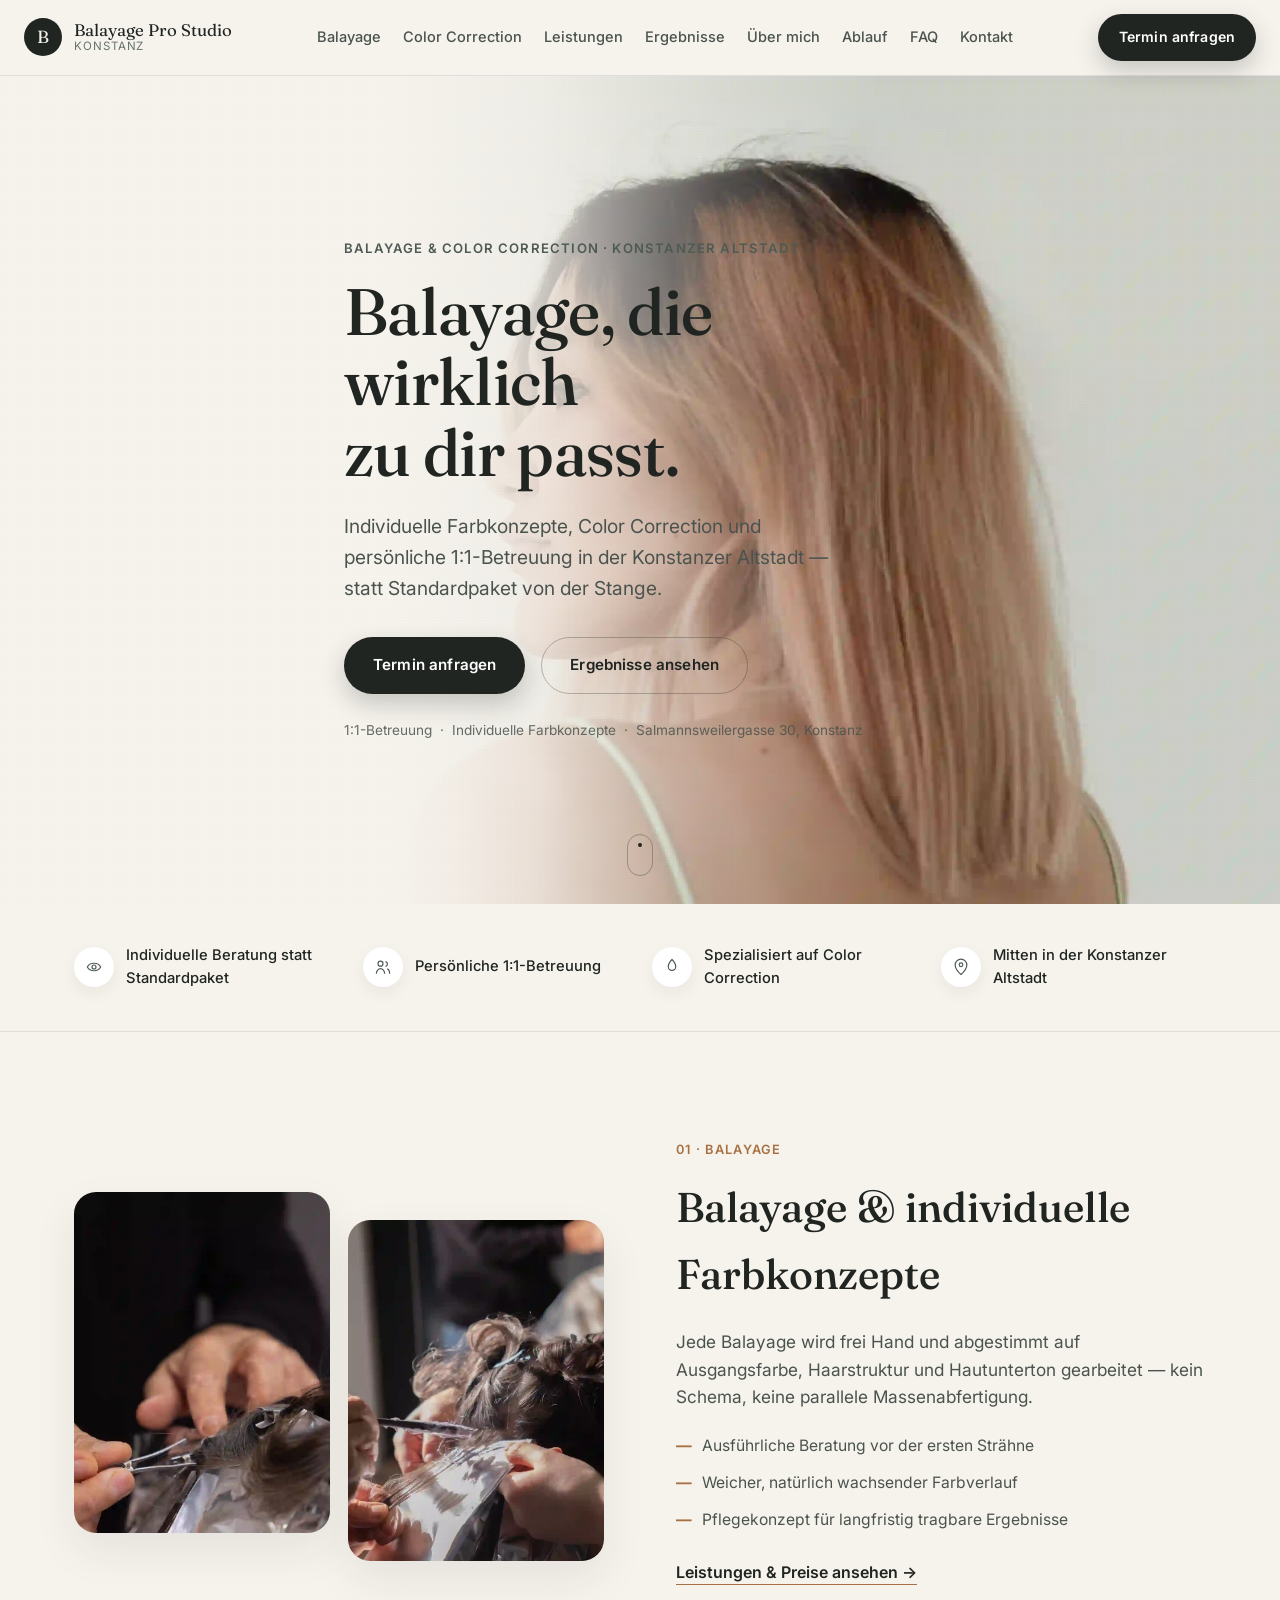
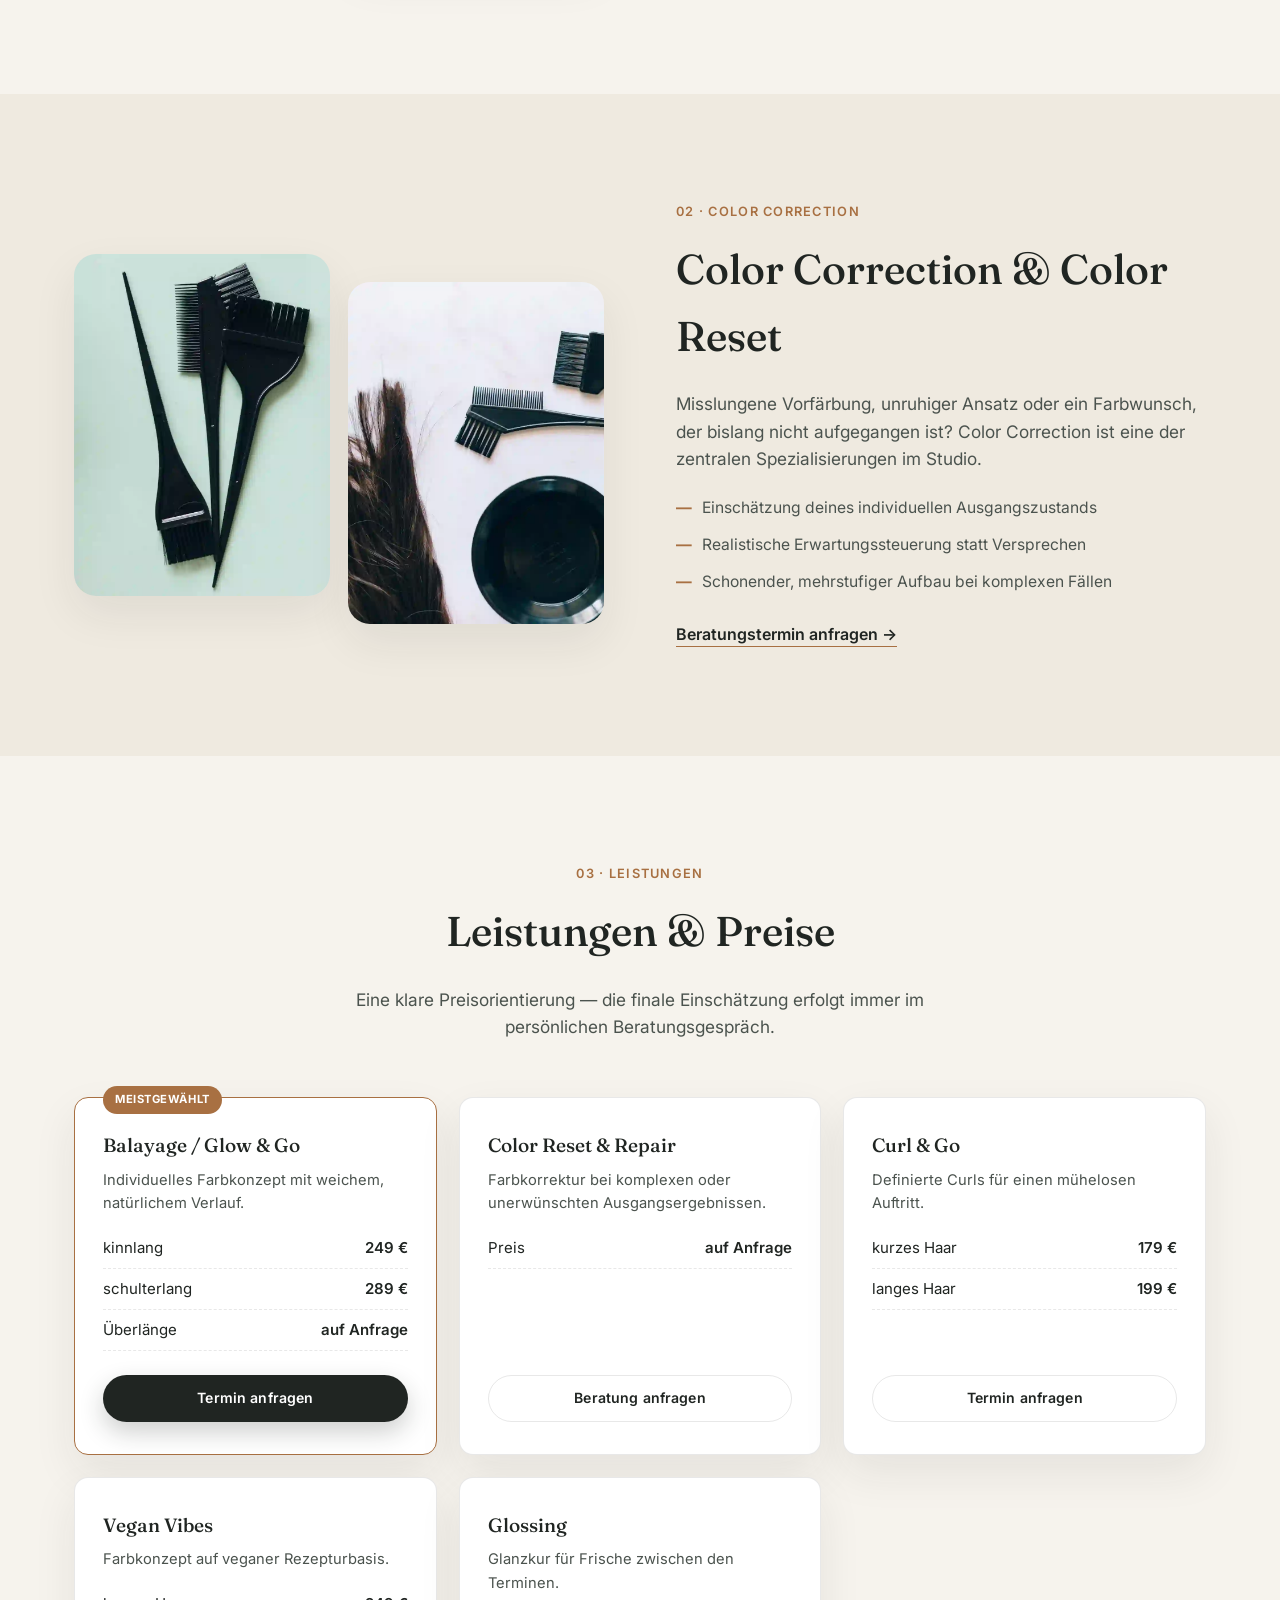
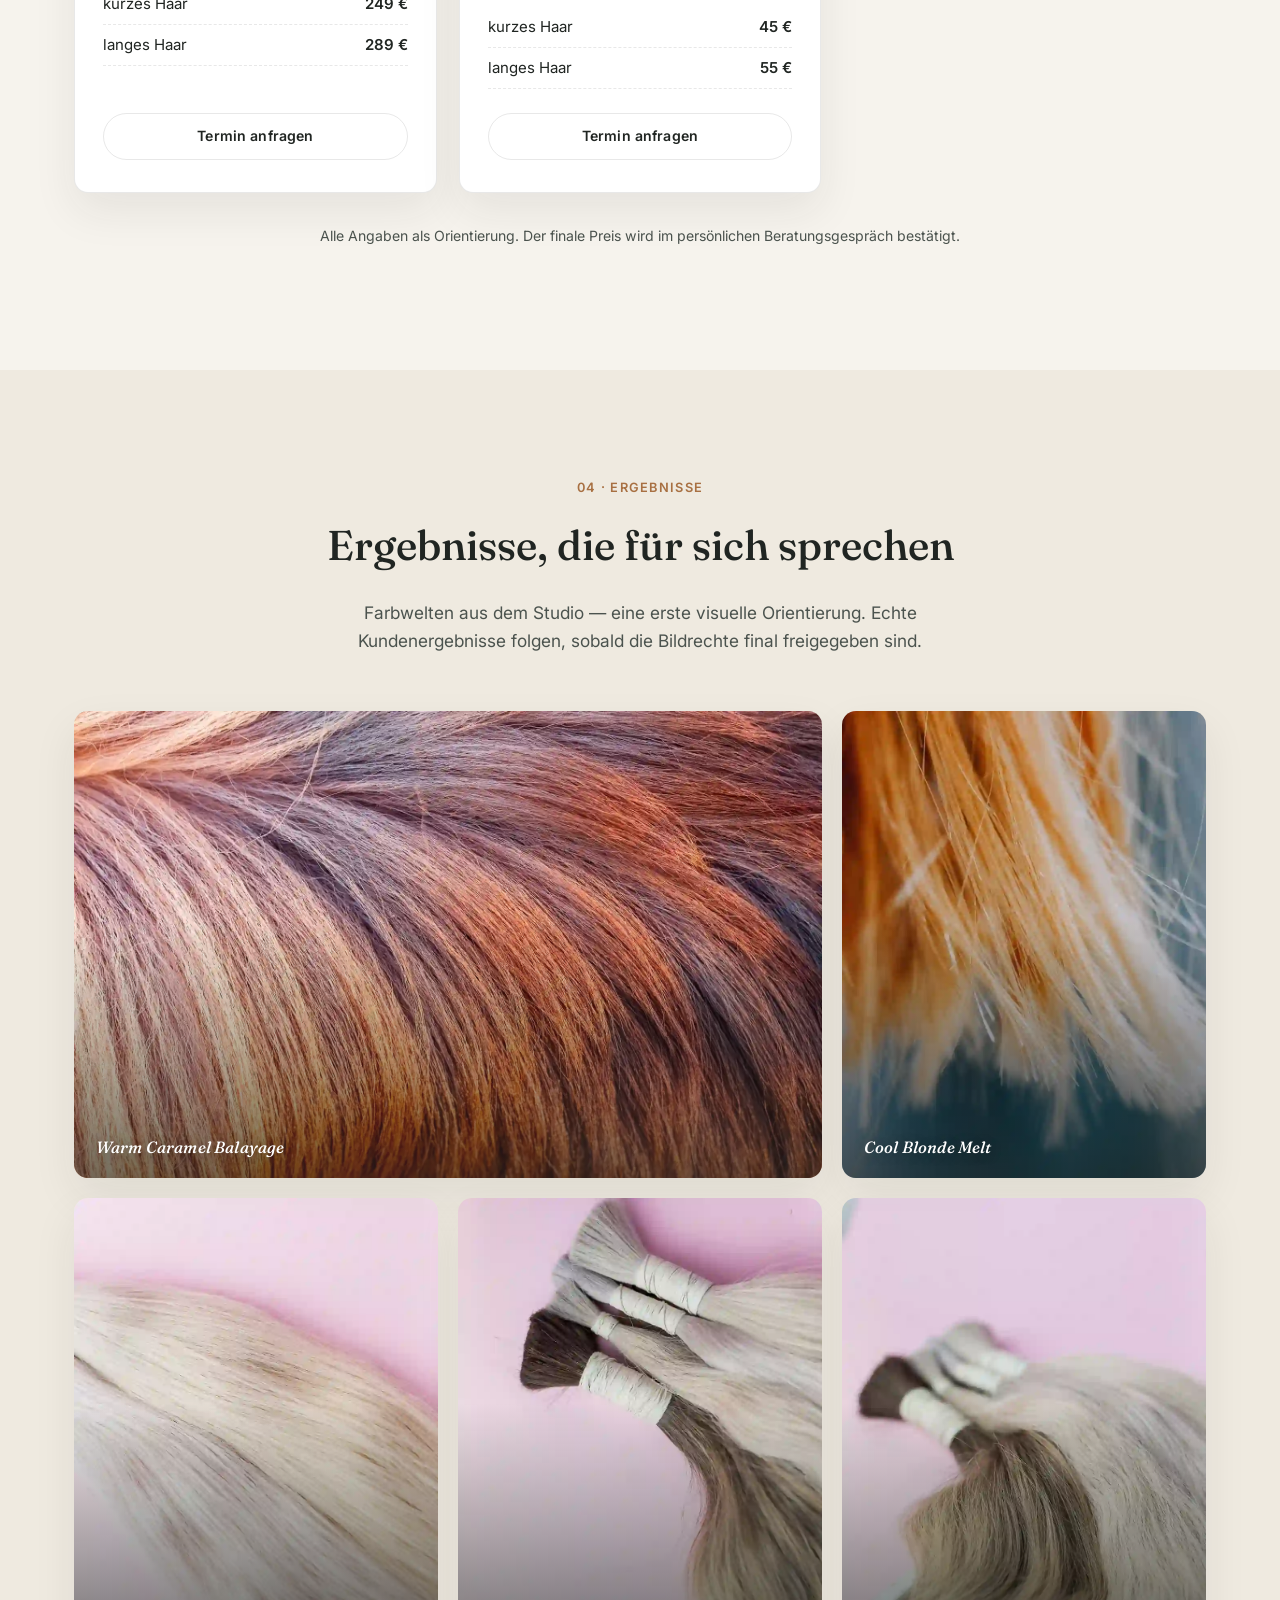
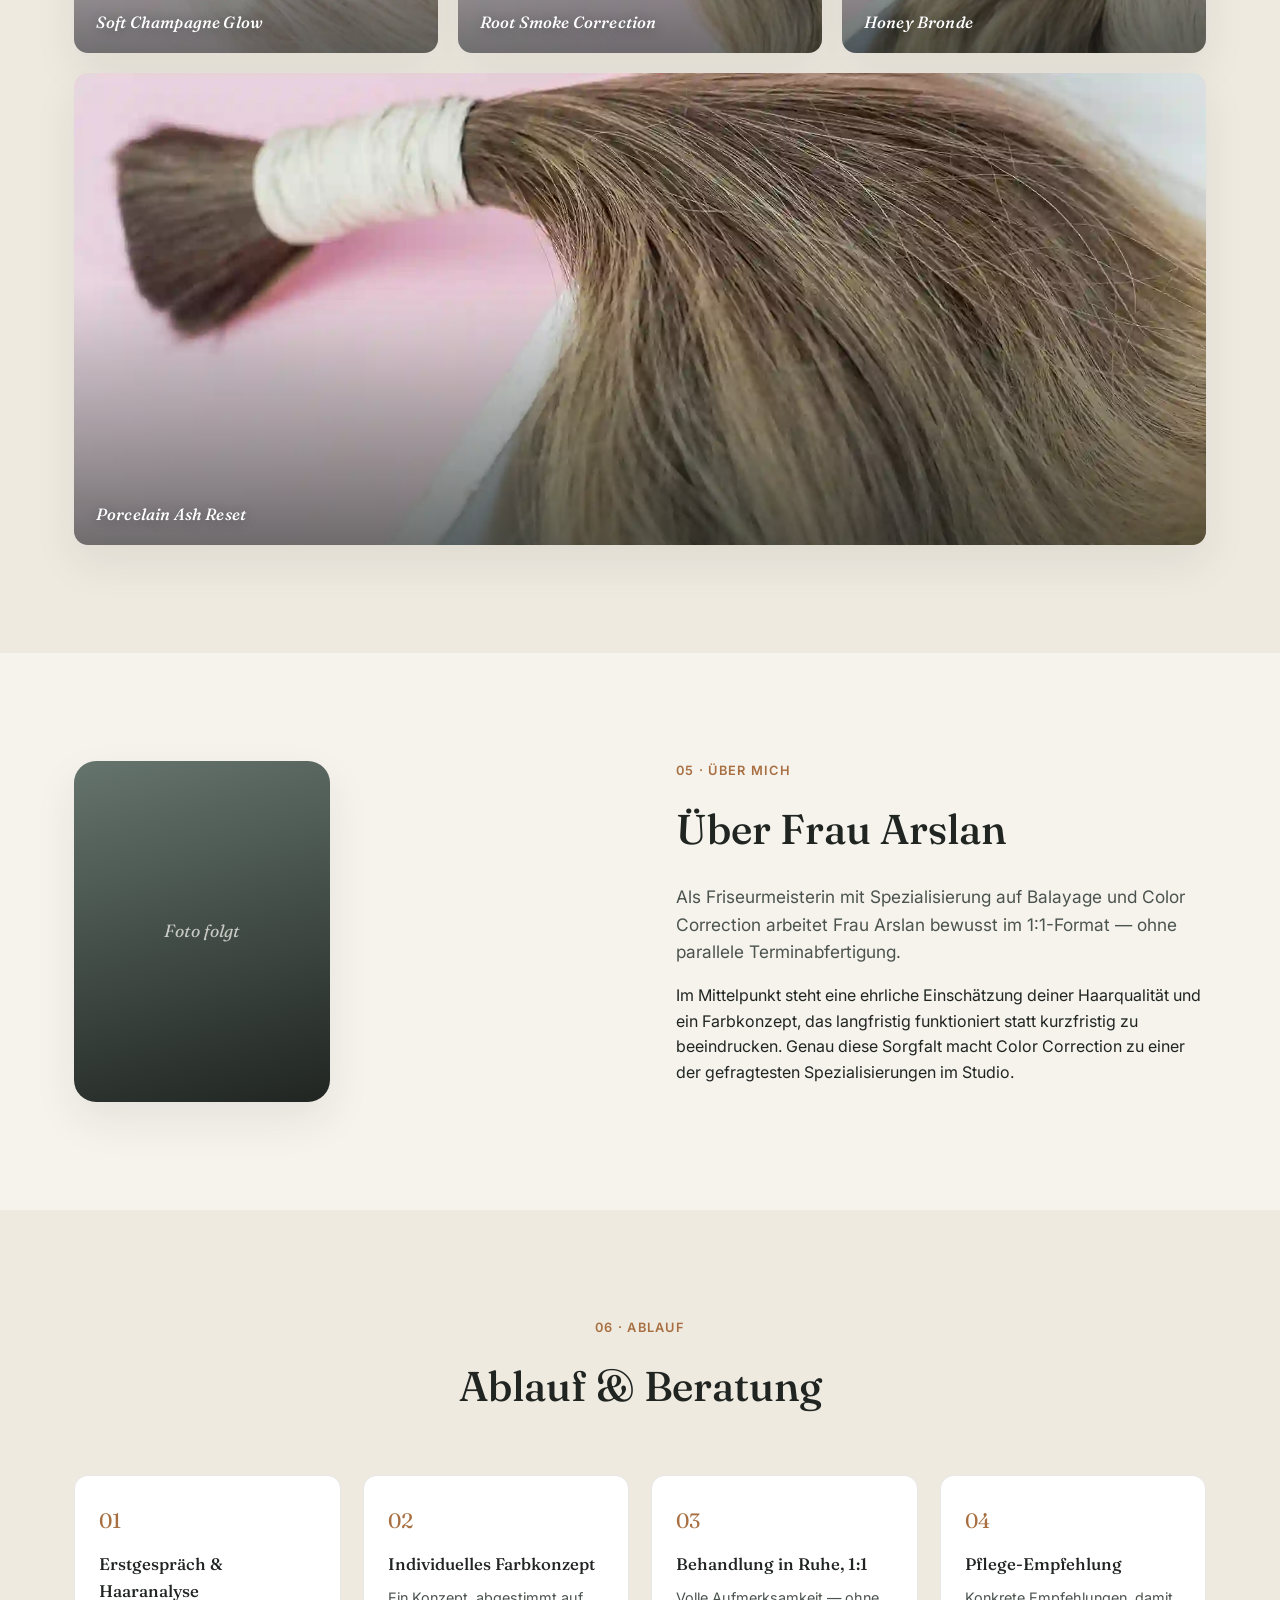
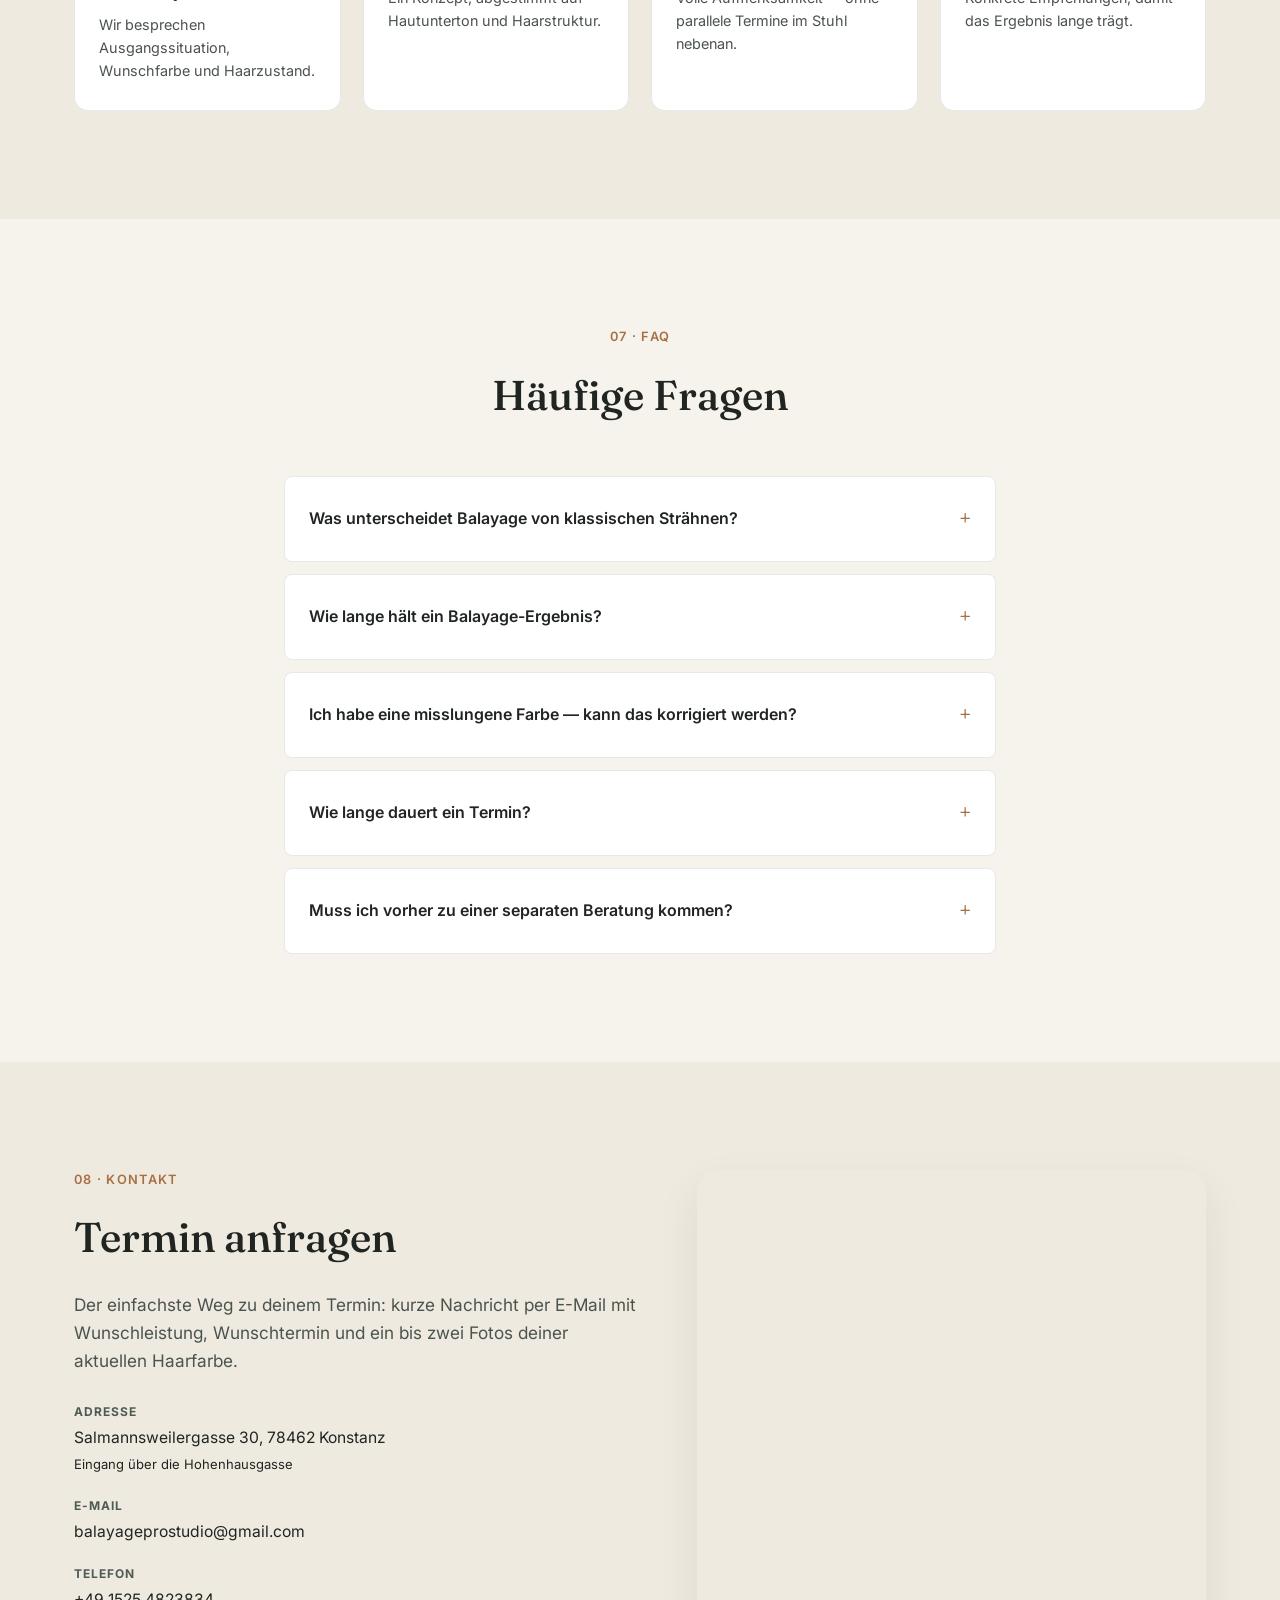
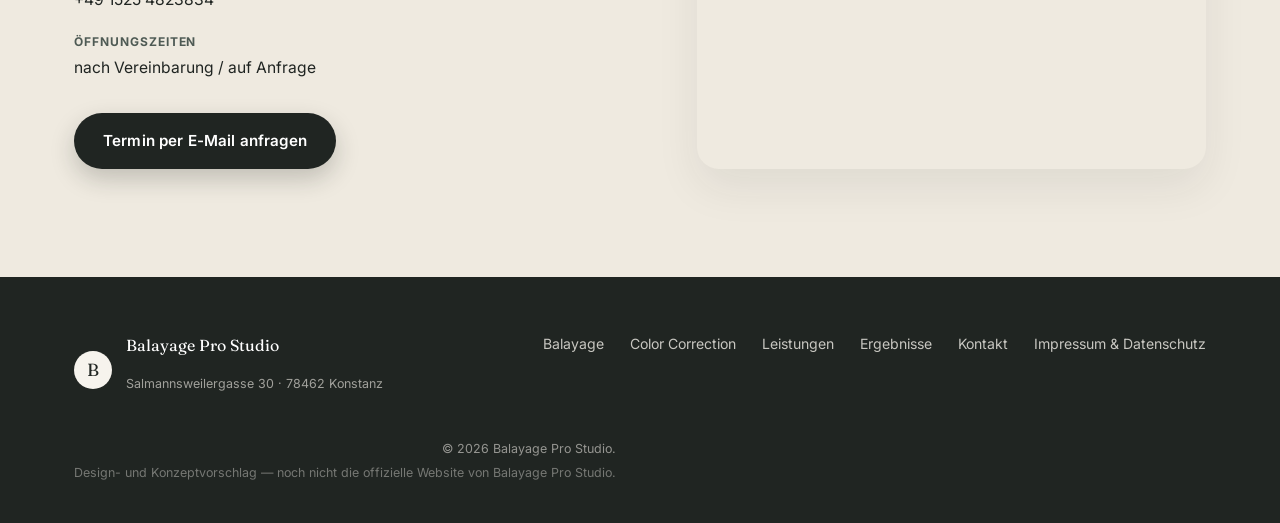
<file: index.html>
<!DOCTYPE html>
<html lang="de">
<head>
<meta charset="UTF-8">
<meta name="viewport" content="width=device-width, initial-scale=1.0">
<title>Balayage Pro Studio Konstanz — Balayage &amp; Color Correction</title>
<meta name="description" content="Individuelle Balayage-Farbkonzepte, Color Correction und persönliche 1:1-Betreuung in der Konstanzer Altstadt. Termin anfragen bei Balayage Pro Studio.">
<link rel="icon" href="data:image/svg+xml,%3Csvg xmlns='http://www.w3.org/2000/svg' viewBox='0 0 100 100'%3E%3Ccircle cx='50' cy='50' r='46' fill='%2365746D'/%3E%3Ctext x='50' y='66' font-size='54' text-anchor='middle' fill='%23F6F3ED' font-family='Georgia,serif'%3EB%3C/text%3E%3C/svg%3E">
<link rel="preconnect" href="https://fonts.googleapis.com">
<link rel="preconnect" href="https://fonts.gstatic.com" crossorigin>
<link href="https://fonts.googleapis.com/css2?family=Fraunces:ital,opsz,wght@0,9..144,400;0,9..144,500;0,9..144,600;1,9..144,500&family=Inter:wght@400;500;600;700&display=swap" rel="stylesheet">
<link rel="stylesheet" href="css/styles.css">
</head>
<body>

<a class="skip-link" href="#main">Zum Inhalt springen</a>

<header class="site-header" id="site-header">
  <div class="container header-inner">
    <a href="#top" class="brand">
      <span class="brand-mark" aria-hidden="true">B</span>
      <span class="brand-text">
        <span class="brand-name">Balayage Pro Studio</span>
        <span class="brand-sub">Konstanz</span>
      </span>
    </a>

    <nav class="main-nav" id="main-nav" aria-label="Hauptnavigation">
      <ul>
        <li><a href="#balayage">Balayage</a></li>
        <li><a href="#color-correction">Color Correction</a></li>
        <li><a href="#leistungen">Leistungen</a></li>
        <li><a href="#ergebnisse">Ergebnisse</a></li>
        <li><a href="#ueber">Über mich</a></li>
        <li><a href="#ablauf">Ablauf</a></li>
        <li><a href="#faq">FAQ</a></li>
        <li><a href="#kontakt">Kontakt</a></li>
      </ul>
    </nav>

    <div class="header-actions">
      <a href="#kontakt" class="btn btn-primary btn-small">Termin anfragen</a>
      <button class="nav-toggle" id="nav-toggle" aria-expanded="false" aria-controls="mobile-nav" aria-label="Menü öffnen">
        <span></span><span></span><span></span>
      </button>
    </div>
  </div>

  <div class="mobile-nav" id="mobile-nav">
    <ul>
      <li><a href="#balayage">Balayage</a></li>
      <li><a href="#color-correction">Color Correction</a></li>
      <li><a href="#leistungen">Leistungen</a></li>
      <li><a href="#ergebnisse">Ergebnisse</a></li>
      <li><a href="#ueber">Über mich</a></li>
      <li><a href="#ablauf">Ablauf</a></li>
      <li><a href="#faq">FAQ</a></li>
      <li><a href="#kontakt">Kontakt</a></li>
    </ul>
    <a href="#kontakt" class="btn btn-primary">Termin anfragen</a>
  </div>
</header>

<main id="main">

  <!-- HERO -->
  <section class="hero" id="top">
    <div class="hero-visual" aria-hidden="true" data-parallax="3">
      <picture>
        <source media="(max-width: 720px)" srcset="assets/img/hero-mobile.webp">
        <source srcset="assets/img/hero.webp" type="image/webp">
        <img class="hero-photo" src="assets/img/hero.jpg" alt="" loading="eager" fetchpriority="high">
      </picture>
      <span class="hero-scrim"></span>
      <span class="blob blob-a" data-parallax="6"></span>
      <span class="hero-grain"></span>
    </div>

    <div class="container hero-inner">
      <p class="eyebrow">Balayage &amp; Color Correction · Konstanzer Altstadt</p>
      <h1 class="hero-headline">Balayage, die wirklich<br>zu dir passt.</h1>
      <p class="hero-sub">Individuelle Farbkonzepte, Color Correction und persönliche 1:1-Betreuung in der Konstanzer Altstadt — statt Standardpaket von der Stange.</p>
      <div class="hero-ctas">
        <a href="#kontakt" class="btn btn-primary">Termin anfragen</a>
        <a href="#ergebnisse" class="btn btn-ghost">Ergebnisse ansehen</a>
      </div>
      <p class="hero-trust">1:1-Betreuung &nbsp;·&nbsp; Individuelle Farbkonzepte &nbsp;·&nbsp; Salmannsweilergasse 30, Konstanz</p>
    </div>

    <a href="#usp" class="scroll-cue" aria-hidden="true"><span></span></a>
  </section>

  <!-- USP STRIP -->
  <section class="usp-strip" id="usp">
    <div class="container usp-grid">
      <div class="usp-item">
        <span class="usp-icon" aria-hidden="true">
          <svg viewBox="0 0 24 24" fill="none"><path d="M4 12c3-6 13-6 16 0-3 6-13 6-16 0z" stroke="currentColor" stroke-width="1.4"/><circle cx="12" cy="12" r="2.4" stroke="currentColor" stroke-width="1.4"/></svg>
        </span>
        <p>Individuelle Beratung statt Standardpaket</p>
      </div>
      <div class="usp-item">
        <span class="usp-icon" aria-hidden="true">
          <svg viewBox="0 0 24 24" fill="none"><circle cx="9" cy="8" r="3" stroke="currentColor" stroke-width="1.4"/><path d="M4 20c0-3.5 2.5-6 5-6s5 2.5 5 6" stroke="currentColor" stroke-width="1.4"/><path d="M15 5.5c1.3.3 2.3 1.5 2.3 3S16.3 11.2 15 11.5" stroke="currentColor" stroke-width="1.4"/><path d="M17 14.2c1.7.6 3 2.4 3 5.8" stroke="currentColor" stroke-width="1.4"/></svg>
        </span>
        <p>Persönliche 1:1-Betreuung</p>
      </div>
      <div class="usp-item">
        <span class="usp-icon" aria-hidden="true">
          <svg viewBox="0 0 24 24" fill="none"><path d="M12 3c3 3.2 4.5 6 4.5 8.5a4.5 4.5 0 1 1-9 0C7.5 9 9 6.2 12 3z" stroke="currentColor" stroke-width="1.4"/></svg>
        </span>
        <p>Spezialisiert auf Color Correction</p>
      </div>
      <div class="usp-item">
        <span class="usp-icon" aria-hidden="true">
          <svg viewBox="0 0 24 24" fill="none"><path d="M12 21s-7-6.1-7-11.5A7 7 0 0 1 19 9.5C19 14.9 12 21 12 21z" stroke="currentColor" stroke-width="1.4"/><circle cx="12" cy="9.3" r="2.2" stroke="currentColor" stroke-width="1.4"/></svg>
        </span>
        <p>Mitten in der Konstanzer Altstadt</p>
      </div>
    </div>
  </section>

  <!-- BALAYAGE -->
  <section class="section split-section" id="balayage">
    <div class="container split-grid">
      <div class="split-media" aria-hidden="true">
        <div class="swatch-card sc-1">
          <div class="swatch-gradient">
            <img src="assets/img/swatch-1.webp" alt="" loading="lazy" width="900" height="1200">
          </div>
        </div>
        <div class="swatch-card sc-2">
          <div class="swatch-gradient">
            <img src="assets/img/swatch-2.webp" alt="" loading="lazy" width="900" height="1200">
          </div>
        </div>
      </div>
      <div class="split-copy">
        <p class="kicker">01 · Balayage</p>
        <h2>Balayage &amp; individuelle Farbkonzepte</h2>
        <p class="lead">Jede Balayage wird frei Hand und abgestimmt auf Ausgangsfarbe, Haarstruktur und Hautunterton gearbeitet — kein Schema, keine parallele Massenabfertigung.</p>
        <ul class="feature-list">
          <li><span aria-hidden="true">—</span> Ausführliche Beratung vor der ersten Strähne</li>
          <li><span aria-hidden="true">—</span> Weicher, natürlich wachsender Farbverlauf</li>
          <li><span aria-hidden="true">—</span> Pflegekonzept für langfristig tragbare Ergebnisse</li>
        </ul>
        <a href="#leistungen" class="text-link">Leistungen &amp; Preise ansehen →</a>
      </div>
    </div>
  </section>

  <!-- COLOR CORRECTION -->
  <section class="section split-section split-reverse alt-bg" id="color-correction">
    <div class="container split-grid">
      <div class="split-copy">
        <p class="kicker">02 · Color Correction</p>
        <h2>Color Correction &amp; Color Reset</h2>
        <p class="lead">Misslungene Vorfärbung, unruhiger Ansatz oder ein Farbwunsch, der bislang nicht aufgegangen ist? Color Correction ist eine der zentralen Spezialisierungen im Studio.</p>
        <ul class="feature-list">
          <li><span aria-hidden="true">—</span> Einschätzung deines individuellen Ausgangszustands</li>
          <li><span aria-hidden="true">—</span> Realistische Erwartungssteuerung statt Versprechen</li>
          <li><span aria-hidden="true">—</span> Schonender, mehrstufiger Aufbau bei komplexen Fällen</li>
        </ul>
        <a href="#kontakt" class="text-link">Beratungstermin anfragen →</a>
      </div>
      <div class="split-media" aria-hidden="true">
        <div class="swatch-card sc-3">
          <div class="swatch-gradient">
            <img src="assets/img/swatch-3.webp" alt="" loading="lazy" width="900" height="1200">
          </div>
        </div>
        <div class="swatch-card sc-4">
          <div class="swatch-gradient">
            <img src="assets/img/swatch-4.webp" alt="" loading="lazy" width="900" height="1200">
          </div>
        </div>
      </div>
    </div>
  </section>

  <!-- LEISTUNGEN & PREISE -->
  <section class="section" id="leistungen">
    <div class="container">
      <p class="kicker center">03 · Leistungen</p>
      <h2 class="center">Leistungen &amp; Preise</h2>
      <p class="lead center">Eine klare Preisorientierung — die finale Einschätzung erfolgt immer im persönlichen Beratungsgespräch.</p>

      <div class="pricing-grid">
        <article class="price-card featured">
          <h3>Balayage / Glow &amp; Go</h3>
          <p class="price-desc">Individuelles Farbkonzept mit weichem, natürlichem Verlauf.</p>
          <ul class="price-rows">
            <li><span>kinnlang</span><span>249&nbsp;€</span></li>
            <li><span>schulterlang</span><span>289&nbsp;€</span></li>
            <li><span>Überlänge</span><span>auf Anfrage</span></li>
          </ul>
          <a href="#kontakt" class="btn btn-primary btn-small btn-block">Termin anfragen</a>
        </article>

        <article class="price-card">
          <h3>Color Reset &amp; Repair</h3>
          <p class="price-desc">Farbkorrektur bei komplexen oder unerwünschten Ausgangsergebnissen.</p>
          <ul class="price-rows">
            <li><span>Preis</span><span>auf Anfrage</span></li>
          </ul>
          <a href="#kontakt" class="btn btn-outline btn-small btn-block">Beratung anfragen</a>
        </article>

        <article class="price-card">
          <h3>Curl &amp; Go</h3>
          <p class="price-desc">Definierte Curls für einen mühelosen Auftritt.</p>
          <ul class="price-rows">
            <li><span>kurzes Haar</span><span>179&nbsp;€</span></li>
            <li><span>langes Haar</span><span>199&nbsp;€</span></li>
          </ul>
          <a href="#kontakt" class="btn btn-outline btn-small btn-block">Termin anfragen</a>
        </article>

        <article class="price-card">
          <h3>Vegan Vibes</h3>
          <p class="price-desc">Farbkonzept auf veganer Rezepturbasis.</p>
          <ul class="price-rows">
            <li><span>kurzes Haar</span><span>249&nbsp;€</span></li>
            <li><span>langes Haar</span><span>289&nbsp;€</span></li>
          </ul>
          <a href="#kontakt" class="btn btn-outline btn-small btn-block">Termin anfragen</a>
        </article>

        <article class="price-card">
          <h3>Glossing</h3>
          <p class="price-desc">Glanzkur für Frische zwischen den Terminen.</p>
          <ul class="price-rows">
            <li><span>kurzes Haar</span><span>45&nbsp;€</span></li>
            <li><span>langes Haar</span><span>55&nbsp;€</span></li>
          </ul>
          <a href="#kontakt" class="btn btn-outline btn-small btn-block">Termin anfragen</a>
        </article>
      </div>
      <p class="price-note">Alle Angaben als Orientierung. Der finale Preis wird im persönlichen Beratungsgespräch bestätigt.</p>
    </div>
  </section>

  <!-- ERGEBNISSE / PORTFOLIO -->
  <section class="section alt-bg" id="ergebnisse">
    <div class="container">
      <p class="kicker center">04 · Ergebnisse</p>
      <h2 class="center">Ergebnisse, die für sich sprechen</h2>
      <p class="lead center">Farbwelten aus dem Studio — eine erste visuelle Orientierung. Echte Kundenergebnisse folgen, sobald die Bildrechte final freigegeben sind.</p>

      <div class="portfolio-grid">
        <figure class="portfolio-card">
          <div class="portfolio-gradient">
            <img src="assets/img/portfolio-1.webp" alt="Warmer Caramel-Balayage-Verlauf, Nahaufnahme" loading="lazy" width="1600" height="1000">
          </div>
          <figcaption>Warm Caramel Balayage</figcaption>
        </figure>
        <figure class="portfolio-card">
          <div class="portfolio-gradient">
            <img src="assets/img/portfolio-3.webp" alt="Kühler Blond-Verlauf, Nahaufnahme" loading="lazy" width="900" height="1125">
          </div>
          <figcaption>Cool Blonde Melt</figcaption>
        </figure>
        <figure class="portfolio-card">
          <div class="portfolio-gradient">
            <img src="assets/img/portfolio-2.webp" alt="Sanfter Champagne-Blond-Farbton, Nahaufnahme" loading="lazy" width="900" height="1125">
          </div>
          <figcaption>Soft Champagne Glow</figcaption>
        </figure>
        <figure class="portfolio-card">
          <div class="portfolio-gradient">
            <img src="assets/img/portfolio-4.webp" alt="Sanft auslaufender Ansatz, Farbverlauf-Nahaufnahme" loading="lazy" width="900" height="1125">
          </div>
          <figcaption>Root Smoke Correction</figcaption>
        </figure>
        <figure class="portfolio-card">
          <div class="portfolio-gradient">
            <img src="assets/img/portfolio-5.webp" alt="Honigblonder Farbton, Nahaufnahme" loading="lazy" width="900" height="1125">
          </div>
          <figcaption>Honey Bronde</figcaption>
        </figure>
        <figure class="portfolio-card">
          <div class="portfolio-gradient">
            <img src="assets/img/portfolio-6.webp" alt="Heller, aschiger Farbverlauf, Nahaufnahme" loading="lazy" width="1800" height="750">
          </div>
          <figcaption>Porcelain Ash Reset</figcaption>
        </figure>
      </div>
    </div>
  </section>

  <!-- ÜBER MICH -->
  <section class="section split-section" id="ueber">
    <div class="container split-grid">
      <div class="split-media" aria-hidden="true">
        <div class="portrait-frame">
          <div class="portrait-placeholder">
            <span>Foto folgt</span>
          </div>
        </div>
      </div>
      <div class="split-copy">
        <p class="kicker">05 · Über mich</p>
        <h2>Über Frau Arslan</h2>
        <p class="lead">Als Friseurmeisterin mit Spezialisierung auf Balayage und Color Correction arbeitet Frau Arslan bewusst im 1:1-Format — ohne parallele Terminabfertigung.</p>
        <p>Im Mittelpunkt steht eine ehrliche Einschätzung deiner Haarqualität und ein Farbkonzept, das langfristig funktioniert statt kurzfristig zu beeindrucken. Genau diese Sorgfalt macht Color Correction zu einer der gefragtesten Spezialisierungen im Studio.</p>
      </div>
    </div>
  </section>

  <!-- ABLAUF -->
  <section class="section alt-bg" id="ablauf">
    <div class="container">
      <p class="kicker center">06 · Ablauf</p>
      <h2 class="center">Ablauf &amp; Beratung</h2>

      <div class="steps-grid">
        <div class="step-card">
          <span class="step-num">01</span>
          <h3>Erstgespräch &amp; Haaranalyse</h3>
          <p>Wir besprechen Ausgangssituation, Wunschfarbe und Haarzustand.</p>
        </div>
        <div class="step-card">
          <span class="step-num">02</span>
          <h3>Individuelles Farbkonzept</h3>
          <p>Ein Konzept, abgestimmt auf Hautunterton und Haarstruktur.</p>
        </div>
        <div class="step-card">
          <span class="step-num">03</span>
          <h3>Behandlung in Ruhe, 1:1</h3>
          <p>Volle Aufmerksamkeit — ohne parallele Termine im Stuhl nebenan.</p>
        </div>
        <div class="step-card">
          <span class="step-num">04</span>
          <h3>Pflege-Empfehlung</h3>
          <p>Konkrete Empfehlungen, damit das Ergebnis lange trägt.</p>
        </div>
      </div>
    </div>
  </section>

  <!-- FAQ -->
  <section class="section" id="faq">
    <div class="container narrow">
      <p class="kicker center">07 · FAQ</p>
      <h2 class="center">Häufige Fragen</h2>

      <div class="faq-list">
        <details class="faq-item">
          <summary>Was unterscheidet Balayage von klassischen Strähnen?</summary>
          <p>Balayage wird frei Hand aufgetragen, sodass ein weicher, natürlich wirkender Verlauf statt eines harten Ansatzes entsteht. Das Ergebnis wächst deutlich unauffälliger nach.</p>
        </details>
        <details class="faq-item">
          <summary>Wie lange hält ein Balayage-Ergebnis?</summary>
          <p>Der Verlauf ist so angelegt, dass er über mehrere Monate mitwächst. Ein Glossing zwischendurch hält Ton und Glanz frisch.</p>
        </details>
        <details class="faq-item">
          <summary>Ich habe eine misslungene Farbe — kann das korrigiert werden?</summary>
          <p>In den meisten Fällen ja. Der genaue Ablauf hängt vom Ausgangszustand ab und wird im persönlichen Beratungsgespräch eingeschätzt.</p>
        </details>
        <details class="faq-item">
          <summary>Wie lange dauert ein Termin?</summary>
          <p>Die Dauer richtet sich nach Haarlänge und Konzept. Genaue Zeiten werden bei der Terminbestätigung mitgeteilt.</p>
        </details>
        <details class="faq-item">
          <summary>Muss ich vorher zu einer separaten Beratung kommen?</summary>
          <p>Bei den meisten Anfragen reicht ein kurzer Austausch vorab. Bei komplexen Ausgangslagen wird eine gesonderte Beratung empfohlen.</p>
        </details>
      </div>
    </div>
  </section>

  <!-- KONTAKT -->
  <section class="section alt-bg" id="kontakt">
    <div class="container kontakt-grid">
      <div class="kontakt-copy">
        <p class="kicker">08 · Kontakt</p>
        <h2>Termin anfragen</h2>
        <p class="lead">Der einfachste Weg zu deinem Termin: kurze Nachricht per E-Mail mit Wunschleistung, Wunschtermin und ein bis zwei Fotos deiner aktuellen Haarfarbe.</p>

        <ul class="kontakt-list">
          <li>
            <span class="kontakt-label">Adresse</span>
            <span>Salmannsweilergasse 30, 78462 Konstanz<br><small>Eingang über die Hohenhausgasse</small></span>
          </li>
          <li>
            <span class="kontakt-label">E-Mail</span>
            <a href="mailto:balayageprostudio@gmail.com">balayageprostudio@gmail.com</a>
          </li>
          <li>
            <span class="kontakt-label">Telefon</span>
            <a href="tel:+4915254823834">+49 1525 4823834</a>
          </li>
          <li>
            <span class="kontakt-label">Öffnungszeiten</span>
            <span>nach Vereinbarung / auf Anfrage</span>
          </li>
        </ul>

        <a class="btn btn-primary" href="mailto:balayageprostudio@gmail.com?subject=Terminanfrage%20Balayage%20Pro%20Studio">Termin per E-Mail anfragen</a>
      </div>

      <div class="kontakt-map">
        <iframe
          title="Standort Balayage Pro Studio Konstanz"
          src="https://www.google.com/maps?q=Salmannsweilergasse%2030%2C%2078462%20Konstanz&output=embed"
          loading="lazy"
          referrerpolicy="no-referrer-when-downgrade">
        </iframe>
      </div>
    </div>
  </section>

</main>

<footer class="site-footer">
  <div class="container footer-inner">
    <div class="footer-brand">
      <span class="brand-mark" aria-hidden="true">B</span>
      <div>
        <p class="brand-name">Balayage Pro Studio</p>
        <p class="brand-sub">Salmannsweilergasse 30 · 78462 Konstanz</p>
      </div>
    </div>

    <nav class="footer-nav" aria-label="Footer-Navigation">
      <a href="#balayage">Balayage</a>
      <a href="#color-correction">Color Correction</a>
      <a href="#leistungen">Leistungen</a>
      <a href="#ergebnisse">Ergebnisse</a>
      <a href="#kontakt">Kontakt</a>
      <a href="impressum-datenschutz.html">Impressum &amp; Datenschutz</a>
    </nav>

    <p class="footer-copy">© 2026 Balayage Pro Studio.<br><span class="footer-disclaimer">Design- und Konzeptvorschlag — noch nicht die offizielle Website von Balayage Pro Studio.</span></p>
  </div>
</footer>

<script src="js/main.js"></script>
</body>
</html>
</file>
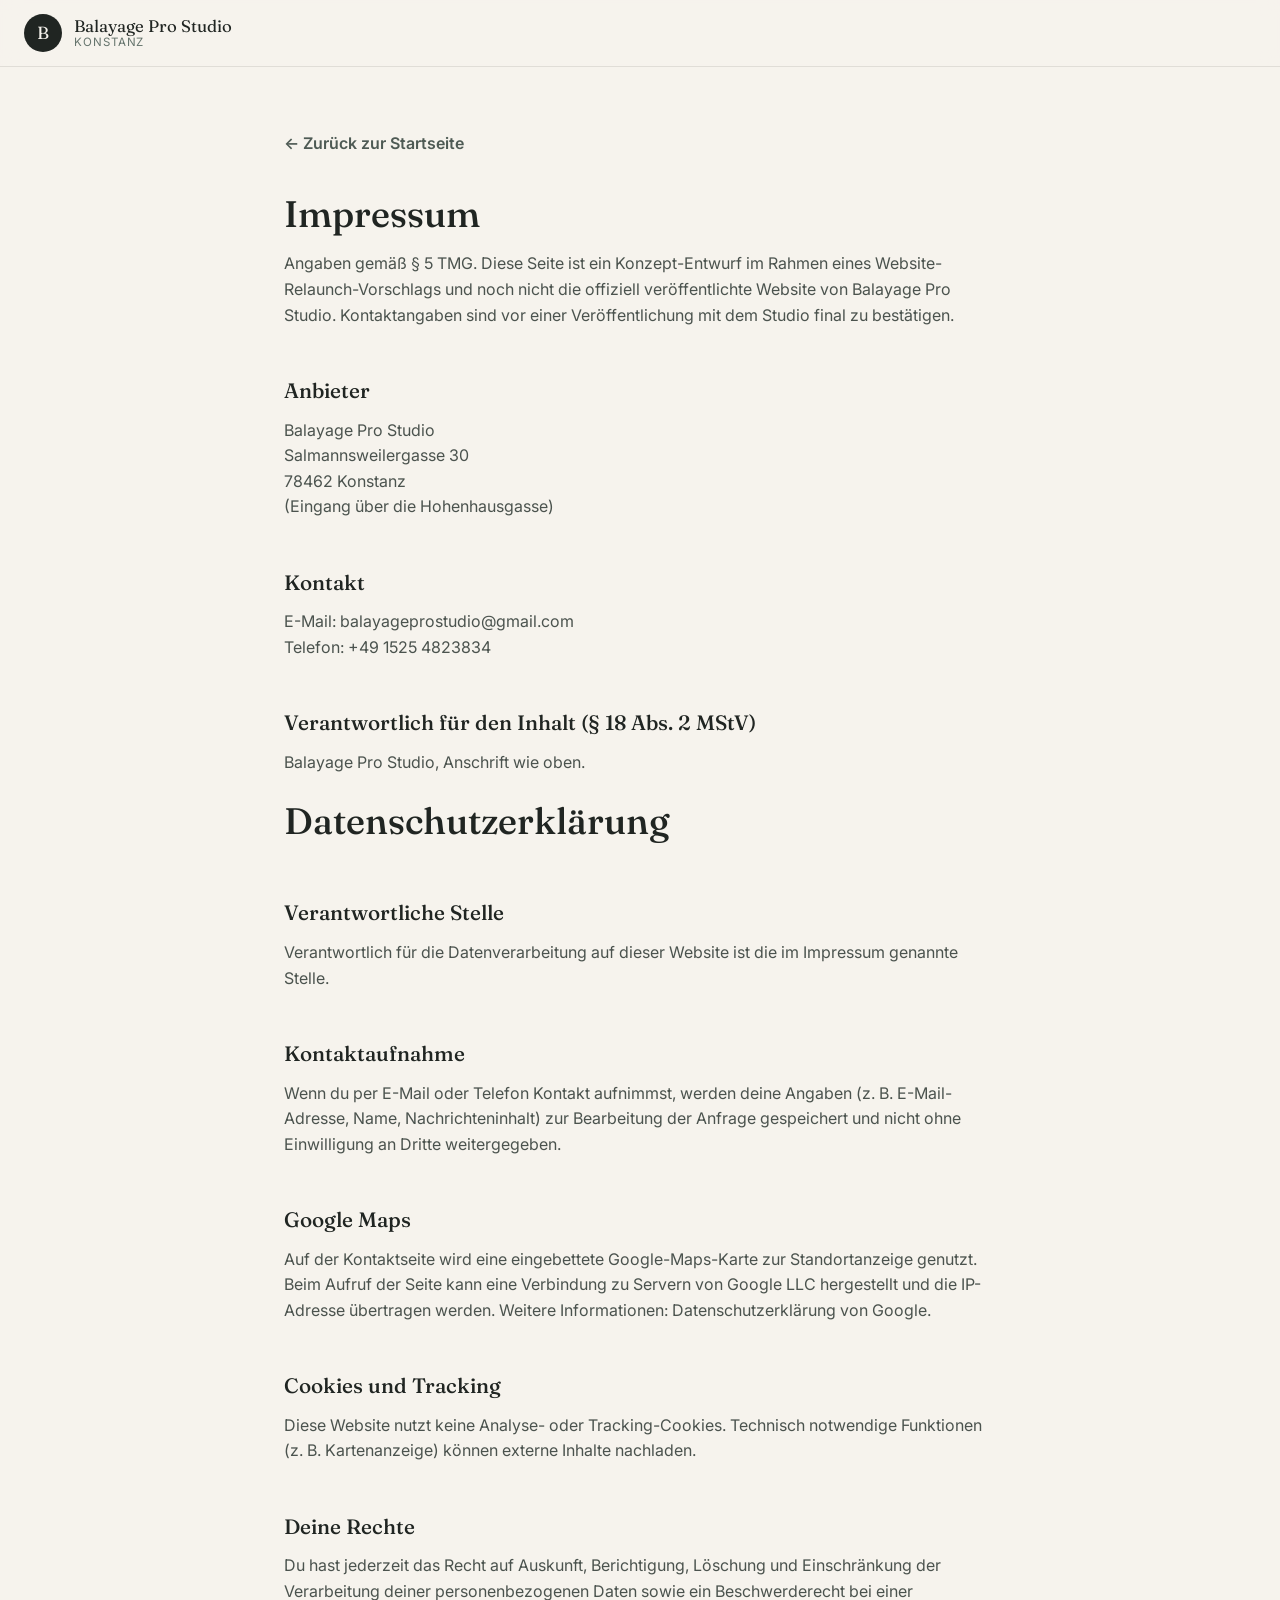
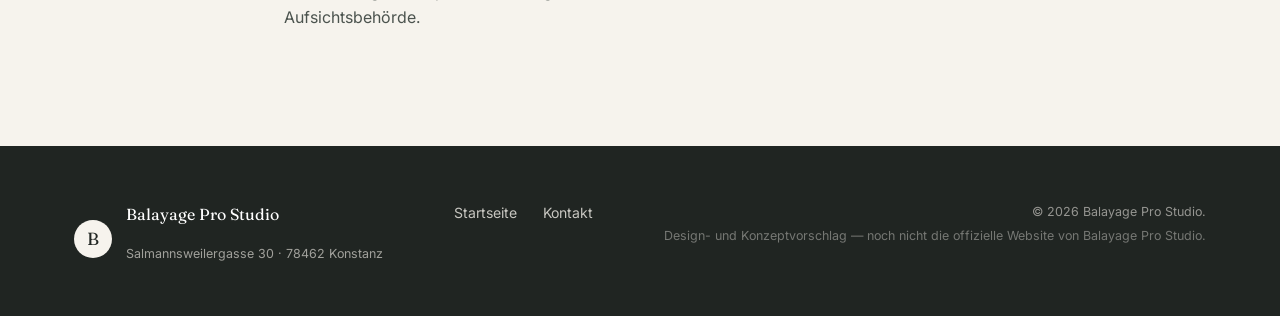
<file: impressum-datenschutz.html>
<!DOCTYPE html>
<html lang="de">
<head>
<meta charset="UTF-8">
<meta name="viewport" content="width=device-width, initial-scale=1.0">
<title>Impressum &amp; Datenschutz — Balayage Pro Studio Konstanz</title>
<meta name="robots" content="noindex">
<link rel="icon" href="data:image/svg+xml,%3Csvg xmlns='http://www.w3.org/2000/svg' viewBox='0 0 100 100'%3E%3Ccircle cx='50' cy='50' r='46' fill='%2365746D'/%3E%3Ctext x='50' y='66' font-size='54' text-anchor='middle' fill='%23F6F3ED' font-family='Georgia,serif'%3EB%3C/text%3E%3C/svg%3E">
<link rel="preconnect" href="https://fonts.googleapis.com">
<link rel="preconnect" href="https://fonts.gstatic.com" crossorigin>
<link href="https://fonts.googleapis.com/css2?family=Fraunces:ital,opsz,wght@0,9..144,400;0,9..144,500;0,9..144,600;1,9..144,500&family=Inter:wght@400;500;600;700&display=swap" rel="stylesheet">
<link rel="stylesheet" href="css/styles.css">
</head>
<body>

<header class="site-header">
  <div class="container header-inner">
    <a href="index.html" class="brand">
      <span class="brand-mark" aria-hidden="true">B</span>
      <span class="brand-text">
        <span class="brand-name">Balayage Pro Studio</span>
        <span class="brand-sub">Konstanz</span>
      </span>
    </a>
  </div>
</header>

<main class="legal-main">
  <div class="container narrow">
    <a href="index.html" class="legal-back">← Zurück zur Startseite</a>

    <h1>Impressum</h1>
    <p>Angaben gemäß § 5 TMG. Diese Seite ist ein Konzept-Entwurf im Rahmen eines Website-Relaunch-Vorschlags und noch nicht die offiziell veröffentlichte Website von Balayage Pro Studio. Kontaktangaben sind vor einer Veröffentlichung mit dem Studio final zu bestätigen.</p>

    <h2>Anbieter</h2>
    <p>
      Balayage Pro Studio<br>
      Salmannsweilergasse 30<br>
      78462 Konstanz<br>
      (Eingang über die Hohenhausgasse)
    </p>

    <h2>Kontakt</h2>
    <p>
      E-Mail: <a href="mailto:balayageprostudio@gmail.com">balayageprostudio@gmail.com</a><br>
      Telefon: <a href="tel:+4915254823834">+49 1525 4823834</a>
    </p>

    <h2>Verantwortlich für den Inhalt (§ 18 Abs. 2 MStV)</h2>
    <p>Balayage Pro Studio, Anschrift wie oben.</p>

    <h1>Datenschutzerklärung</h1>

    <h2>Verantwortliche Stelle</h2>
    <p>Verantwortlich für die Datenverarbeitung auf dieser Website ist die im Impressum genannte Stelle.</p>

    <h2>Kontaktaufnahme</h2>
    <p>Wenn du per E-Mail oder Telefon Kontakt aufnimmst, werden deine Angaben (z. B. E-Mail-Adresse, Name, Nachrichteninhalt) zur Bearbeitung der Anfrage gespeichert und nicht ohne Einwilligung an Dritte weitergegeben.</p>

    <h2>Google Maps</h2>
    <p>Auf der Kontaktseite wird eine eingebettete Google-Maps-Karte zur Standortanzeige genutzt. Beim Aufruf der Seite kann eine Verbindung zu Servern von Google LLC hergestellt und die IP-Adresse übertragen werden. Weitere Informationen: Datenschutzerklärung von Google.</p>

    <h2>Cookies und Tracking</h2>
    <p>Diese Website nutzt keine Analyse- oder Tracking-Cookies. Technisch notwendige Funktionen (z. B. Kartenanzeige) können externe Inhalte nachladen.</p>

    <h2>Deine Rechte</h2>
    <p>Du hast jederzeit das Recht auf Auskunft, Berichtigung, Löschung und Einschränkung der Verarbeitung deiner personenbezogenen Daten sowie ein Beschwerderecht bei einer Aufsichtsbehörde.</p>
  </div>
</main>

<footer class="site-footer">
  <div class="container footer-inner">
    <div class="footer-brand">
      <span class="brand-mark" aria-hidden="true">B</span>
      <div>
        <p class="brand-name">Balayage Pro Studio</p>
        <p class="brand-sub">Salmannsweilergasse 30 · 78462 Konstanz</p>
      </div>
    </div>
    <nav class="footer-nav" aria-label="Footer-Navigation">
      <a href="index.html">Startseite</a>
      <a href="index.html#kontakt">Kontakt</a>
    </nav>
    <p class="footer-copy">© 2026 Balayage Pro Studio.<br><span class="footer-disclaimer">Design- und Konzeptvorschlag — noch nicht die offizielle Website von Balayage Pro Studio.</span></p>
  </div>
</footer>

</body>
</html>
</file>
<file: css/styles.css>
/* =========================================================
   Balayage Pro Studio Konstanz — Design Tokens
   ========================================================= */
:root {
  --sage: #65746D;
  --sage-dark: #4E5A54;
  --charcoal: #202522;
  --porcelain: #F6F3ED;
  --champagne: #C8AB78;
  --caramel: #A87042;
  --blonde: #D9C49C;
  --white: #FFFFFF;

  --ink: var(--charcoal);
  --ink-soft: #4B534E;
  --bg: var(--porcelain);
  --bg-alt: #EFEAE0;
  --border-soft: rgba(32, 37, 34, 0.10);

  --font-display: "Fraunces", Georgia, "Times New Roman", serif;
  --font-body: "Inter", -apple-system, BlinkMacSystemFont, "Segoe UI", sans-serif;

  --container-w: 1180px;
  --radius-lg: 22px;
  --radius-md: 14px;
  --radius-sm: 8px;

  --shadow-card: 0 18px 44px rgba(32, 37, 34, 0.08);
  --shadow-card-hover: 0 24px 56px rgba(32, 37, 34, 0.14);

  --ease: cubic-bezier(0.22, 1, 0.36, 1);
}

/* =========================================================
   Reset
   ========================================================= */
*, *::before, *::after { box-sizing: border-box; }
html { scroll-behavior: smooth; -webkit-text-size-adjust: 100%; }
body {
  margin: 0;
  background: var(--bg);
  color: var(--ink);
  font-family: var(--font-body);
  font-size: 16px;
  line-height: 1.6;
  -webkit-font-smoothing: antialiased;
  overflow-x: hidden;
}
img { max-width: 100%; display: block; }
a { color: inherit; text-decoration: none; }
ul { list-style: none; margin: 0; padding: 0; }
h1, h2, h3, h4 { font-family: var(--font-display); font-weight: 500; margin: 0 0 0.5em; color: var(--charcoal); }
p { margin: 0 0 1em; }
button { font: inherit; cursor: pointer; }

.container {
  width: 100%;
  max-width: var(--container-w);
  margin: 0 auto;
  padding: 0 24px;
}
.container.narrow { max-width: 760px; }

.skip-link {
  position: absolute;
  left: -999px;
  top: 0;
  background: var(--charcoal);
  color: var(--white);
  padding: 12px 20px;
  z-index: 1000;
  border-radius: 0 0 8px 0;
}
.skip-link:focus {
  left: 0;
}

:focus-visible {
  outline: 2px solid var(--caramel);
  outline-offset: 3px;
}

@media (prefers-reduced-motion: reduce) {
  html { scroll-behavior: auto; }
  *, *::before, *::after {
    animation-duration: 0.001ms !important;
    animation-iteration-count: 1 !important;
    transition-duration: 0.001ms !important;
    scroll-behavior: auto !important;
  }
}

/* =========================================================
   Buttons
   ========================================================= */
.btn {
  display: inline-flex;
  align-items: center;
  justify-content: center;
  gap: 8px;
  padding: 15px 28px;
  border-radius: 999px;
  font-weight: 600;
  font-size: 0.95rem;
  letter-spacing: 0.01em;
  border: 1.5px solid transparent;
  transition: transform 0.25s var(--ease), background-color 0.25s var(--ease), color 0.25s var(--ease), border-color 0.25s var(--ease), box-shadow 0.25s var(--ease);
  white-space: nowrap;
}
.btn-primary {
  background: var(--charcoal);
  color: var(--white);
  box-shadow: 0 10px 24px rgba(32, 37, 34, 0.22);
}
.btn-primary:hover { background: var(--sage-dark); transform: translateY(-2px); }
.btn-ghost {
  background: transparent;
  color: var(--charcoal);
  border-color: rgba(32, 37, 34, 0.28);
}
.btn-ghost:hover { border-color: var(--charcoal); transform: translateY(-2px); }
.btn-outline {
  background: transparent;
  color: var(--charcoal);
  border-color: var(--border-soft);
}
.btn-outline:hover { border-color: var(--sage); background: rgba(101, 116, 109, 0.08); }
.btn-small { padding: 11px 20px; font-size: 0.88rem; }
.btn-block { width: 100%; }

/* =========================================================
   Header
   ========================================================= */
.site-header {
  position: sticky;
  top: 0;
  z-index: 500;
  background: rgba(246, 243, 237, 0.86);
  backdrop-filter: blur(10px);
  -webkit-backdrop-filter: blur(10px);
  border-bottom: 1px solid var(--border-soft);
}
.site-header .container {
  max-width: 1340px;
}
.header-inner {
  display: flex;
  align-items: center;
  justify-content: space-between;
  gap: 20px;
  padding-top: 14px;
  padding-bottom: 14px;
}
.brand {
  display: flex;
  align-items: center;
  gap: 12px;
  flex-shrink: 0;
}
.brand-mark {
  width: 38px;
  height: 38px;
  border-radius: 50%;
  background: var(--charcoal);
  color: var(--porcelain);
  display: flex;
  align-items: center;
  justify-content: center;
  font-family: var(--font-display);
  font-size: 1.1rem;
}
.brand-text { display: flex; flex-direction: column; line-height: 1.15; }
.brand-name { font-family: var(--font-display); font-size: 1.05rem; color: var(--charcoal); }
.brand-sub { font-size: 0.72rem; letter-spacing: 0.08em; text-transform: uppercase; color: var(--sage); }

.main-nav ul { display: flex; gap: 22px; }
.main-nav li { flex-shrink: 0; }
.main-nav a {
  font-size: 0.91rem;
  font-weight: 500;
  color: var(--ink-soft);
  position: relative;
  padding: 4px 0;
  white-space: nowrap;
}
.main-nav a::after {
  content: "";
  position: absolute;
  left: 0; right: 0; bottom: -2px;
  height: 1.5px;
  background: var(--caramel);
  transform: scaleX(0);
  transform-origin: left;
  transition: transform 0.3s var(--ease);
}
.main-nav a:hover { color: var(--charcoal); }
.main-nav a:hover::after { transform: scaleX(1); }

.header-actions { display: flex; align-items: center; gap: 14px; }
.header-actions .btn-primary { display: inline-flex; }

.nav-toggle {
  display: none;
  flex-direction: column;
  justify-content: center;
  gap: 5px;
  width: 40px;
  height: 40px;
  background: transparent;
  border: none;
  padding: 0;
}
.nav-toggle span {
  display: block;
  width: 22px;
  height: 2px;
  background: var(--charcoal);
  margin: 0 auto;
  transition: transform 0.3s var(--ease), opacity 0.3s var(--ease);
}
.nav-toggle[aria-expanded="true"] span:nth-child(1) { transform: translateY(7px) rotate(45deg); }
.nav-toggle[aria-expanded="true"] span:nth-child(2) { opacity: 0; }
.nav-toggle[aria-expanded="true"] span:nth-child(3) { transform: translateY(-7px) rotate(-45deg); }

.mobile-nav {
  display: none;
  flex-direction: column;
  gap: 22px;
  background: var(--porcelain);
  border-top: 1px solid var(--border-soft);
  padding: 26px 24px 34px;
}
.mobile-nav ul { display: flex; flex-direction: column; gap: 18px; }
.mobile-nav a { font-size: 1.05rem; font-weight: 500; }
.mobile-nav.open { display: flex; }

@media (max-width: 1180px) {
  .main-nav { display: none; }
  .header-actions .btn-primary { display: none; }
  .nav-toggle { display: flex; }
}

/* =========================================================
   Hero
   ========================================================= */
.hero {
  position: relative;
  min-height: 92vh;
  display: flex;
  align-items: center;
  overflow: hidden;
  background: linear-gradient(180deg, #FBF9F5 0%, var(--porcelain) 60%, var(--porcelain) 100%);
  isolation: isolate;
}
.hero-visual {
  position: absolute;
  inset: 0;
  z-index: 0;
  overflow: hidden;
}
.blob {
  position: absolute;
  border-radius: 50%;
  filter: blur(60px);
  opacity: 0.55;
  will-change: transform;
}
.blob-a {
  width: 40vw; height: 40vw; max-width: 560px; max-height: 560px;
  right: -14%; top: -16%;
  background: radial-gradient(circle at 35% 35%, var(--blonde), var(--champagne) 60%, transparent 75%);
  opacity: 0.22;
  mix-blend-mode: soft-light;
}

.hero-visual picture,
.hero-photo {
  position: absolute;
  inset: 0;
  width: 100%;
  height: 100%;
}
.hero-photo {
  object-fit: cover;
  object-position: 78% 32%;
}
.hero-scrim {
  position: absolute;
  inset: 0;
  background: linear-gradient(90deg,
    var(--porcelain) 0%,
    var(--porcelain) 30%,
    rgba(246, 243, 237, 0.82) 42%,
    rgba(246, 243, 237, 0.3) 56%,
    rgba(246, 243, 237, 0) 68%
  );
}
@media (max-width: 720px) {
  .hero-scrim {
    background: linear-gradient(90deg,
      var(--porcelain) 0%,
      var(--porcelain) 8%,
      rgba(246, 243, 237, 0.9) 40%,
      rgba(246, 243, 237, 0.55) 58%,
      rgba(246, 243, 237, 0.15) 78%
    );
  }
  .hero-photo { object-position: 82% 26%; }
}

.hero-grain {
  position: absolute;
  inset: 0;
  background-image: radial-gradient(rgba(32,37,34,0.05) 1px, transparent 1px);
  background-size: 3px 3px;
  opacity: 0.35;
  mix-blend-mode: multiply;
}

.hero-inner {
  position: relative;
  z-index: 1;
  max-width: 640px;
  padding-top: 60px;
  padding-bottom: 60px;
}
.eyebrow {
  font-size: 0.82rem;
  letter-spacing: 0.09em;
  text-transform: uppercase;
  color: var(--sage-dark);
  font-weight: 600;
  margin-bottom: 18px;
}
.hero-headline {
  font-size: clamp(2.4rem, 5.4vw, 4.1rem);
  line-height: 1.08;
  letter-spacing: -0.01em;
  margin-bottom: 22px;
}
.hero-sub {
  font-size: clamp(1.02rem, 1.6vw, 1.2rem);
  color: var(--ink-soft);
  max-width: 520px;
  margin-bottom: 34px;
}
.hero-ctas { display: flex; flex-wrap: wrap; gap: 16px; margin-bottom: 26px; }
.hero-trust {
  font-size: 0.85rem;
  color: var(--ink-soft);
  opacity: 0.85;
  margin: 0;
}

.scroll-cue {
  position: absolute;
  left: 50%;
  bottom: 28px;
  transform: translateX(-50%);
  width: 26px;
  height: 42px;
  border: 1.5px solid rgba(32,37,34,0.3);
  border-radius: 999px;
  z-index: 1;
}
.scroll-cue span {
  position: absolute;
  top: 8px;
  left: 50%;
  width: 4px;
  height: 4px;
  margin-left: -2px;
  border-radius: 50%;
  background: var(--charcoal);
  animation: cue-scroll 1.8s infinite var(--ease);
}
@keyframes cue-scroll {
  0% { transform: translateY(0); opacity: 1; }
  70% { transform: translateY(14px); opacity: 0; }
  100% { transform: translateY(14px); opacity: 0; }
}
@media (prefers-reduced-motion: reduce) {
  .scroll-cue span { animation: none; }
}

@media (max-width: 720px) {
  .hero { min-height: 88vh; }
  .hero-strands { right: -4%; width: 60%; opacity: 0.7; }
  .scroll-cue { display: none; }
}

/* =========================================================
   USP strip
   ========================================================= */
.usp-strip {
  padding: 40px 0;
  border-bottom: 1px solid var(--border-soft);
}
.usp-grid {
  display: grid;
  grid-template-columns: repeat(4, 1fr);
  gap: 24px;
}
.usp-item {
  display: flex;
  align-items: center;
  gap: 12px;
}
.usp-icon {
  flex-shrink: 0;
  width: 40px;
  height: 40px;
  border-radius: 50%;
  background: var(--white);
  display: flex;
  align-items: center;
  justify-content: center;
  color: var(--sage-dark);
  box-shadow: 0 6px 16px rgba(32,37,34,0.06);
}
.usp-icon svg { width: 20px; height: 20px; }
.usp-item p { margin: 0; font-size: 0.92rem; font-weight: 500; }

@media (max-width: 900px) {
  .usp-grid { grid-template-columns: repeat(2, 1fr); }
}
@media (max-width: 520px) {
  .usp-grid { grid-template-columns: 1fr; }
}

/* =========================================================
   Sections general
   ========================================================= */
.section { padding: 108px 0; }
.alt-bg { background: var(--bg-alt); }
.kicker {
  font-size: 0.8rem;
  letter-spacing: 0.1em;
  text-transform: uppercase;
  font-weight: 600;
  color: var(--caramel);
  margin-bottom: 14px;
}
.center { text-align: center; }
h2 { font-size: clamp(1.9rem, 3.4vw, 2.6rem); }
.lead { font-size: 1.08rem; color: var(--ink-soft); max-width: 620px; }
.lead.center { margin-left: auto; margin-right: auto; }
.section > .container > h2.center { max-width: 720px; margin-left: auto; margin-right: auto; }

/* Split sections */
.split-grid {
  display: grid;
  grid-template-columns: 1fr 1fr;
  gap: 72px;
  align-items: center;
}
.split-reverse .split-grid { direction: rtl; }
.split-reverse .split-copy, .split-reverse .split-media { direction: ltr; }
.feature-list { margin: 22px 0 28px; display: flex; flex-direction: column; gap: 12px; }
.feature-list li { display: flex; gap: 10px; font-size: 0.98rem; color: var(--ink-soft); }
.feature-list li span { color: var(--caramel); font-weight: 700; }
.text-link {
  font-weight: 600;
  color: var(--charcoal);
  border-bottom: 1.5px solid var(--caramel);
  padding-bottom: 2px;
  transition: color 0.25s var(--ease), border-color 0.25s var(--ease);
}
.text-link:hover { color: var(--caramel); }

.split-media {
  display: grid;
  grid-template-columns: 1fr 1fr;
  gap: 18px;
}
.swatch-card {
  border-radius: var(--radius-lg);
  overflow: hidden;
  box-shadow: var(--shadow-card);
  aspect-ratio: 3 / 4;
  transition: transform 0.4s var(--ease), box-shadow 0.4s var(--ease);
}
.swatch-card:hover { transform: translateY(-6px); box-shadow: var(--shadow-card-hover); }
.sc-2, .sc-4 { transform: translateY(28px); }
.sc-2:hover, .sc-4:hover { transform: translateY(22px); }
.swatch-gradient { width: 100%; height: 100%; }
.swatch-gradient img {
  width: 100%;
  height: 100%;
  object-fit: cover;
}

@media (max-width: 900px) {
  .split-grid { grid-template-columns: 1fr; gap: 40px; }
  .split-reverse .split-grid { direction: ltr; }
  .split-media { order: -1; }
  .sc-2, .sc-4 { transform: translateY(0); }
}

/* =========================================================
   Pricing
   ========================================================= */
.pricing-grid {
  margin-top: 56px;
  display: grid;
  grid-template-columns: repeat(3, 1fr);
  gap: 22px;
}
.price-card {
  background: var(--white);
  border-radius: var(--radius-md);
  padding: 32px 28px;
  border: 1px solid var(--border-soft);
  box-shadow: var(--shadow-card);
  display: flex;
  flex-direction: column;
  transition: transform 0.3s var(--ease), box-shadow 0.3s var(--ease);
}
.price-card:hover { transform: translateY(-4px); box-shadow: var(--shadow-card-hover); }
.price-card.featured { border-color: var(--caramel); position: relative; }
.price-card.featured::before {
  content: "Meistgewählt";
  position: absolute;
  top: -12px;
  left: 28px;
  background: var(--caramel);
  color: var(--white);
  font-size: 0.7rem;
  font-weight: 700;
  letter-spacing: 0.05em;
  text-transform: uppercase;
  padding: 5px 12px;
  border-radius: 999px;
}
.price-card h3 { font-size: 1.2rem; margin-bottom: 8px; }
.price-desc { font-size: 0.92rem; color: var(--ink-soft); margin-bottom: 20px; }
.price-rows { display: flex; flex-direction: column; gap: 8px; margin-bottom: 24px; flex-grow: 1; }
.price-rows li { display: flex; justify-content: space-between; font-size: 0.94rem; padding-bottom: 8px; border-bottom: 1px dashed var(--border-soft); }
.price-rows li span:last-child { font-weight: 600; color: var(--charcoal); }
.price-note { text-align: center; margin-top: 32px; font-size: 0.88rem; color: var(--ink-soft); }

@media (max-width: 980px) {
  .pricing-grid { grid-template-columns: repeat(2, 1fr); }
}
@media (max-width: 640px) {
  .pricing-grid { grid-template-columns: 1fr; }
  .price-card.featured::before { top: -12px; }
}

/* =========================================================
   Portfolio
   ========================================================= */
.portfolio-grid {
  margin-top: 56px;
  display: grid;
  grid-template-columns: repeat(6, 1fr);
  gap: 20px;
}
.portfolio-card {
  position: relative;
  margin: 0;
  border-radius: var(--radius-md);
  overflow: hidden;
  box-shadow: var(--shadow-card);
  transition: transform 0.4s var(--ease), box-shadow 0.4s var(--ease);
}
.portfolio-card:hover { transform: translateY(-6px) scale(1.012); box-shadow: var(--shadow-card-hover); }
.portfolio-card:hover .portfolio-gradient { transform: scale(1.05); }
.portfolio-card:nth-child(1) { grid-column: span 4; }
.portfolio-card:nth-child(2) { grid-column: span 2; }
.portfolio-card:nth-child(3) { grid-column: span 2; }
.portfolio-card:nth-child(4) { grid-column: span 2; }
.portfolio-card:nth-child(5) { grid-column: span 2; }
.portfolio-card:nth-child(6) { grid-column: span 6; }

.portfolio-gradient {
  position: relative;
  aspect-ratio: 4 / 5;
  height: 100%;
  overflow: hidden;
  transition: transform 0.6s var(--ease);
}
.portfolio-gradient img {
  position: absolute;
  inset: 0;
  width: 100%;
  height: 100%;
  object-fit: cover;
}
.portfolio-card:nth-child(1) .portfolio-gradient { aspect-ratio: 8 / 5; }
.portfolio-card:nth-child(6) .portfolio-gradient { aspect-ratio: 12 / 5; }
.portfolio-gradient::before {
  content: "";
  position: absolute; inset: 0;
  background-image: radial-gradient(rgba(255,255,255,0.5) 1px, transparent 1px);
  background-size: 5px 5px;
  opacity: 0.12;
  mix-blend-mode: overlay;
}
.portfolio-gradient::after {
  content: "";
  position: absolute; inset: 0;
  background: linear-gradient(180deg, rgba(32,37,34,0) 45%, rgba(32,37,34,0.62) 100%);
}
.portfolio-card figcaption {
  position: absolute;
  left: 0; right: 0; bottom: 0;
  z-index: 1;
  padding: 18px 22px;
  font-family: var(--font-display);
  font-style: italic;
  font-size: 1.02rem;
  font-weight: 500;
  color: var(--white);
  letter-spacing: 0.01em;
  text-shadow: 0 2px 12px rgba(32,37,34,0.35);
}

@media (max-width: 900px) {
  .portfolio-grid { grid-template-columns: repeat(2, 1fr); }
  .portfolio-card { grid-column: span 1 !important; }
  .portfolio-card:nth-child(1) .portfolio-gradient,
  .portfolio-card:nth-child(6) .portfolio-gradient { aspect-ratio: 4 / 5; }
}
@media (max-width: 560px) {
  .portfolio-grid { grid-template-columns: 1fr; }
}

/* =========================================================
   Über mich
   ========================================================= */
.portrait-frame {
  aspect-ratio: 3 / 4;
  border-radius: var(--radius-lg);
  overflow: hidden;
  box-shadow: var(--shadow-card);
}
.portrait-placeholder {
  width: 100%;
  height: 100%;
  background: linear-gradient(165deg, var(--sage) 0%, var(--charcoal) 100%);
  display: flex;
  align-items: center;
  justify-content: center;
}
.portrait-placeholder span {
  color: rgba(246,243,237,0.75);
  font-family: var(--font-display);
  font-style: italic;
  font-size: 1.1rem;
}

/* =========================================================
   Ablauf steps
   ========================================================= */
.steps-grid {
  margin-top: 56px;
  display: grid;
  grid-template-columns: repeat(4, 1fr);
  gap: 22px;
}
.step-card {
  background: var(--white);
  border-radius: var(--radius-md);
  padding: 28px 24px;
  border: 1px solid var(--border-soft);
}
.step-num {
  display: inline-block;
  font-family: var(--font-display);
  font-size: 1.3rem;
  color: var(--caramel);
  margin-bottom: 14px;
}
.step-card h3 { font-size: 1.05rem; margin-bottom: 8px; }
.step-card p { font-size: 0.9rem; color: var(--ink-soft); margin: 0; }

@media (max-width: 900px) {
  .steps-grid { grid-template-columns: repeat(2, 1fr); }
}
@media (max-width: 520px) {
  .steps-grid { grid-template-columns: 1fr; }
}

/* =========================================================
   FAQ
   ========================================================= */
.faq-list { margin-top: 48px; display: flex; flex-direction: column; gap: 12px; }
.faq-item {
  background: var(--white);
  border: 1px solid var(--border-soft);
  border-radius: var(--radius-sm);
  padding: 6px 24px;
}
.faq-item summary {
  cursor: pointer;
  list-style: none;
  padding: 18px 0;
  font-weight: 600;
  font-size: 1rem;
  display: flex;
  justify-content: space-between;
  align-items: center;
  gap: 16px;
}
.faq-item summary::-webkit-details-marker { display: none; }
.faq-item summary::after {
  content: "+";
  font-family: var(--font-display);
  font-size: 1.4rem;
  color: var(--caramel);
  flex-shrink: 0;
  transition: transform 0.25s var(--ease);
}
.faq-item[open] summary::after { transform: rotate(45deg); }
.faq-item p { padding-bottom: 20px; color: var(--ink-soft); font-size: 0.95rem; }

/* =========================================================
   Kontakt
   ========================================================= */
.kontakt-grid {
  display: grid;
  grid-template-columns: 1.05fr 0.95fr;
  gap: 60px;
  align-items: stretch;
}
.kontakt-list {
  display: flex;
  flex-direction: column;
  gap: 20px;
  margin: 28px 0 32px;
}
.kontakt-list li { display: flex; flex-direction: column; gap: 4px; font-size: 0.98rem; }
.kontakt-label {
  font-size: 0.75rem;
  letter-spacing: 0.08em;
  text-transform: uppercase;
  color: var(--sage-dark);
  font-weight: 700;
}
.kontakt-list a:hover { color: var(--caramel); }
.kontakt-map {
  border-radius: var(--radius-lg);
  overflow: hidden;
  box-shadow: var(--shadow-card);
  min-height: 340px;
}
.kontakt-map iframe { width: 100%; height: 100%; min-height: 340px; border: 0; }

@media (max-width: 900px) {
  .kontakt-grid { grid-template-columns: 1fr; }
  .kontakt-map { min-height: 300px; }
}

/* =========================================================
   Footer
   ========================================================= */
.site-footer {
  background: var(--charcoal);
  color: rgba(246,243,237,0.82);
  padding: 56px 0 40px;
}
.footer-inner {
  display: flex;
  flex-wrap: wrap;
  justify-content: space-between;
  gap: 32px;
}
.footer-brand { display: flex; align-items: center; gap: 14px; }
.footer-brand .brand-mark { background: var(--porcelain); color: var(--charcoal); }
.footer-brand .brand-name { color: var(--white); font-size: 1rem; }
.footer-brand .brand-sub { color: rgba(246,243,237,0.6); font-size: 0.78rem; text-transform: none; letter-spacing: 0; }
.footer-nav { display: flex; flex-wrap: wrap; gap: 20px 26px; align-items: flex-start; }
.footer-nav a { font-size: 0.88rem; color: rgba(246,243,237,0.78); }
.footer-nav a:hover { color: var(--champagne); }
.footer-copy { font-size: 0.78rem; color: rgba(246,243,237,0.55); text-align: right; margin: 0; }
.footer-disclaimer { display: inline-block; margin-top: 4px; color: rgba(246,243,237,0.4); }

@media (max-width: 760px) {
  .footer-inner { flex-direction: column; }
  .footer-copy { text-align: left; }
}

/* =========================================================
   Legal page
   ========================================================= */
.legal-main { padding: 64px 0 100px; }
.legal-main h1 { font-size: clamp(1.8rem, 3vw, 2.3rem); margin-bottom: 8px; }
.legal-main h2 { font-size: 1.3rem; margin-top: 2.2em; }
.legal-main p, .legal-main li { color: var(--ink-soft); }
.legal-back { display: inline-block; margin-bottom: 28px; font-weight: 600; color: var(--sage-dark); }
</file>
